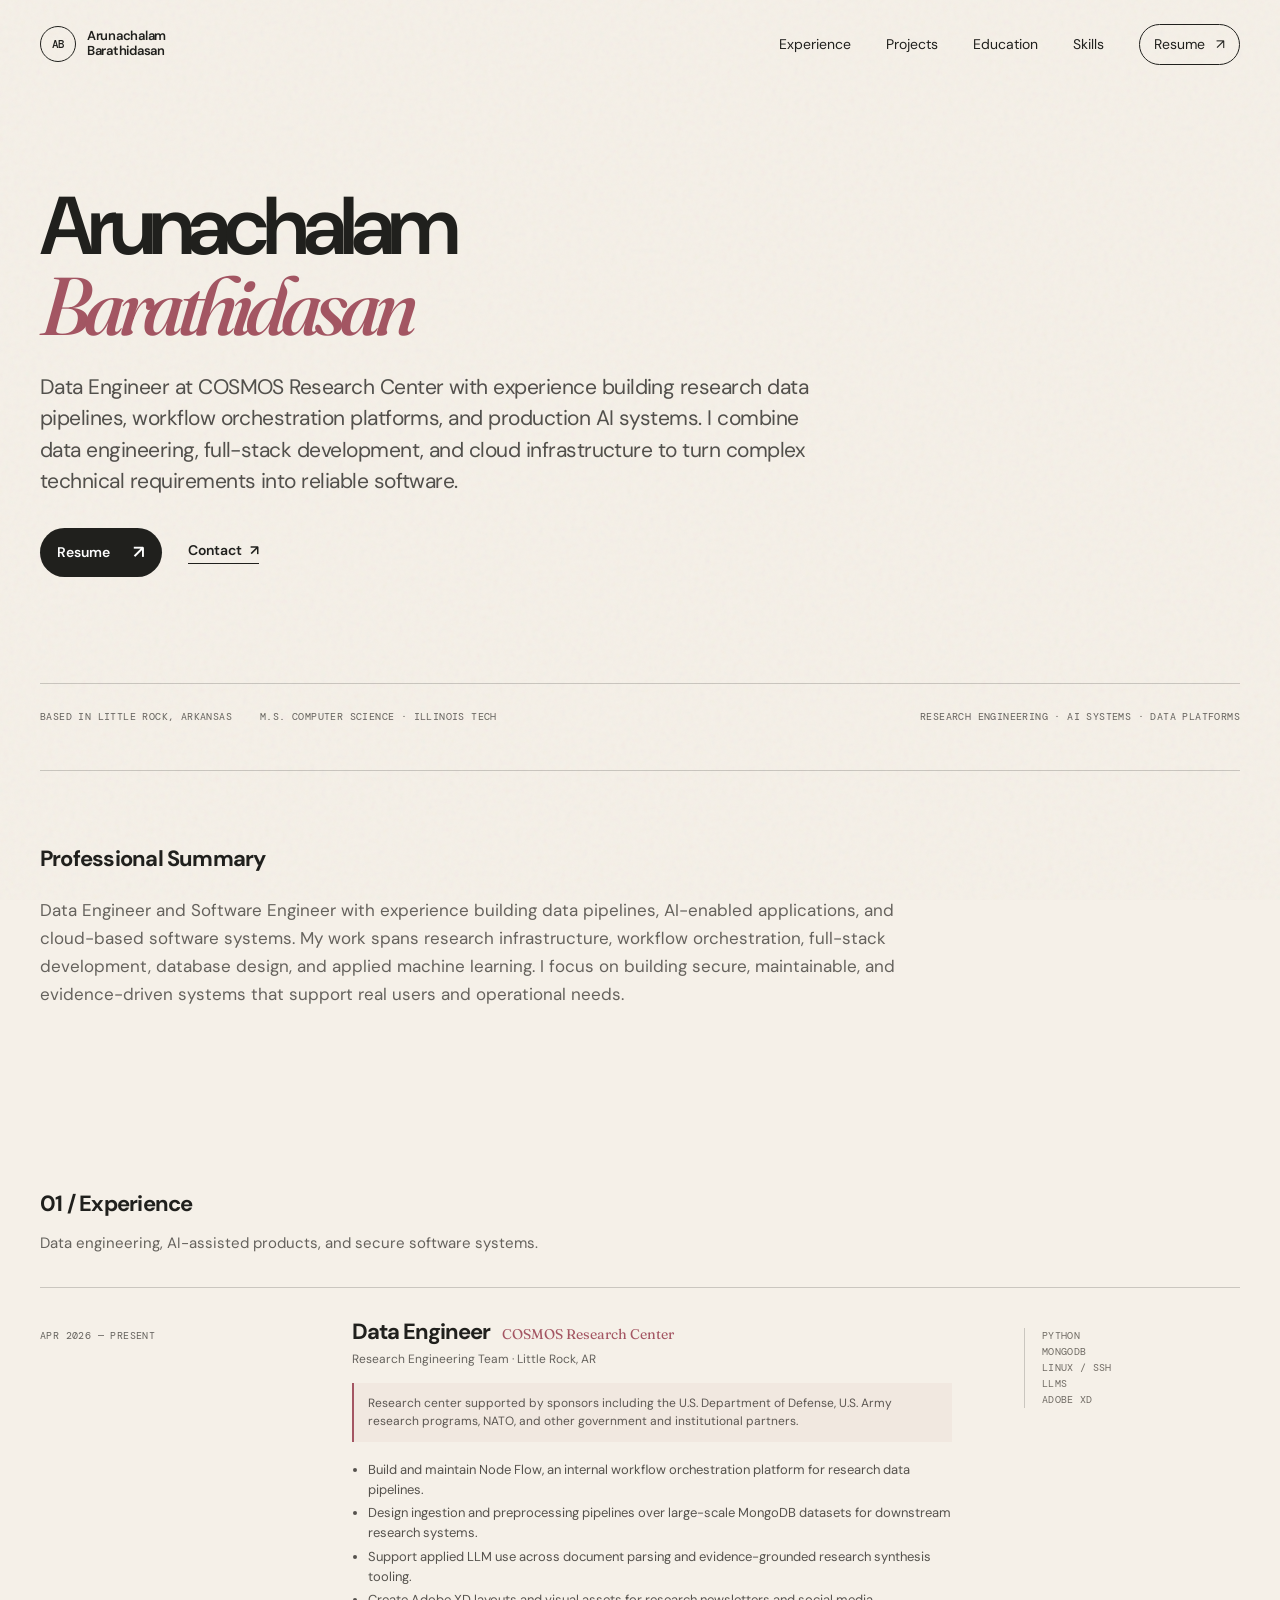
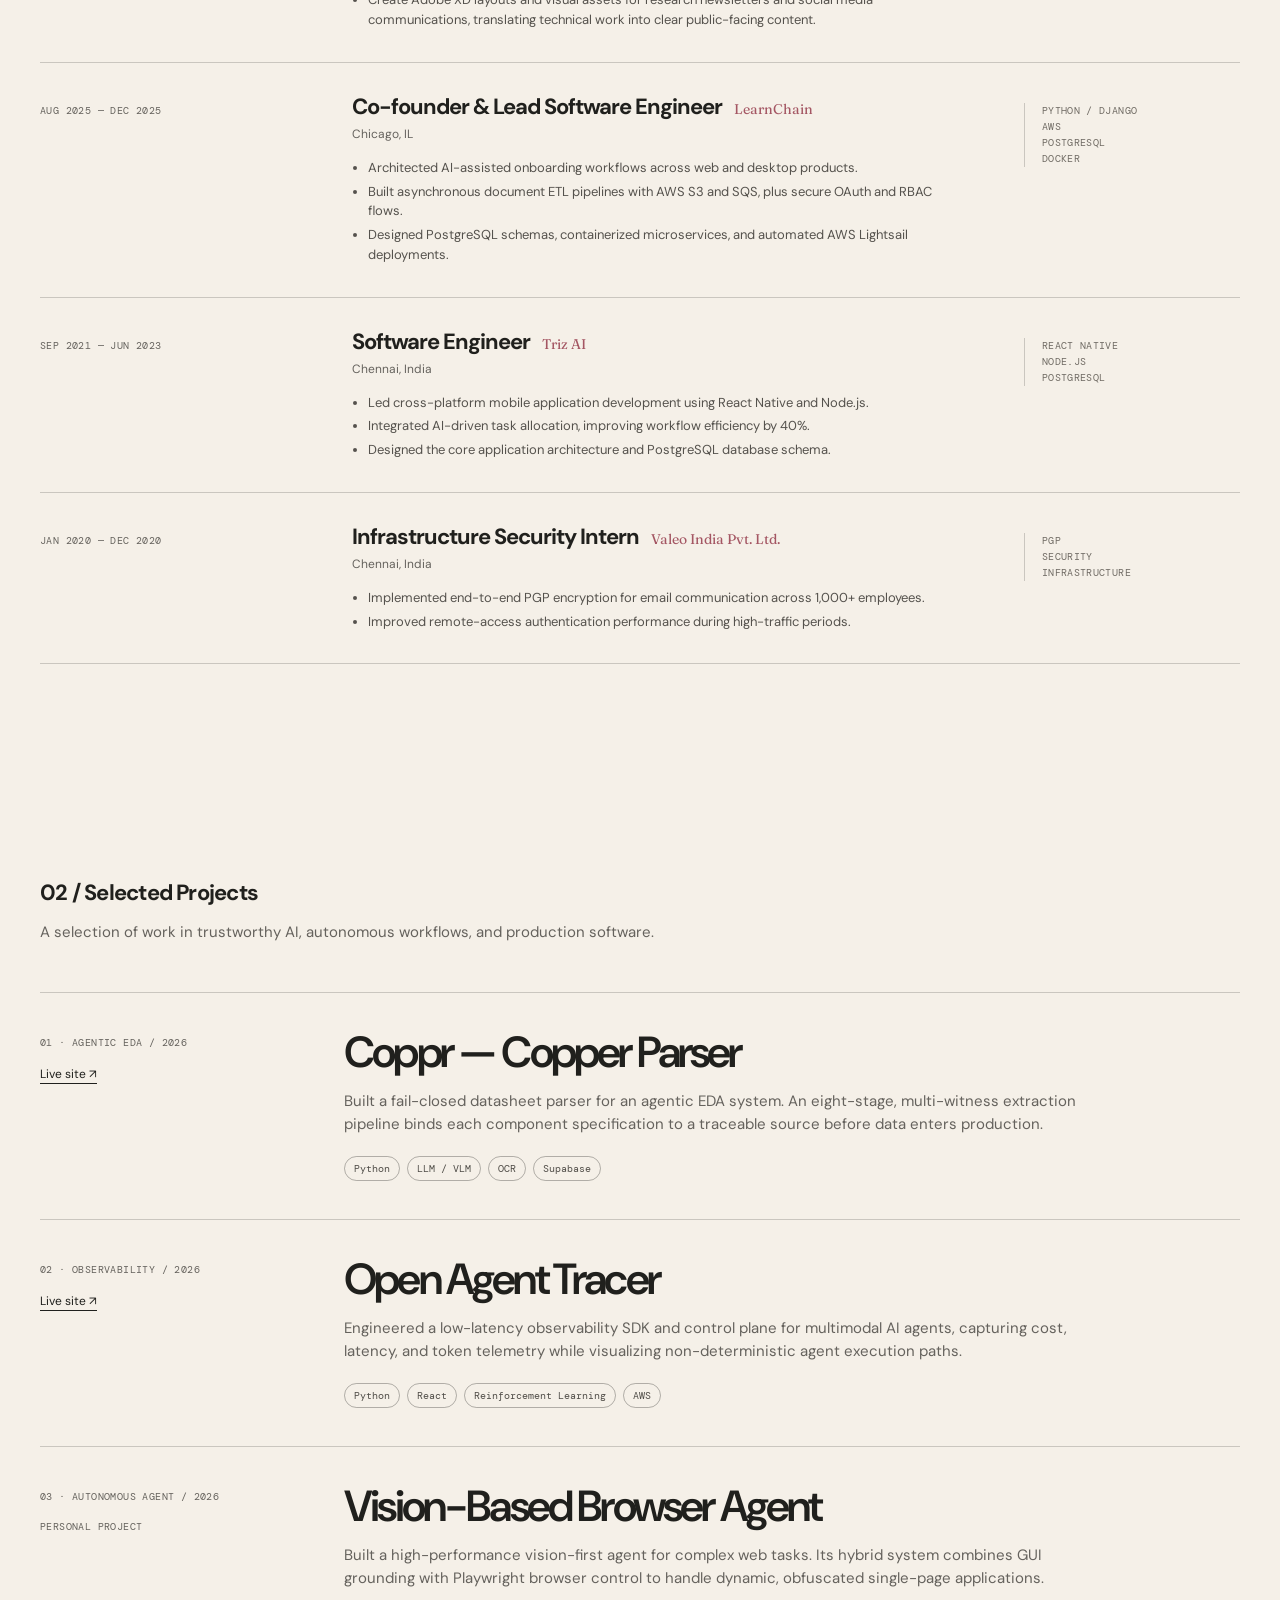
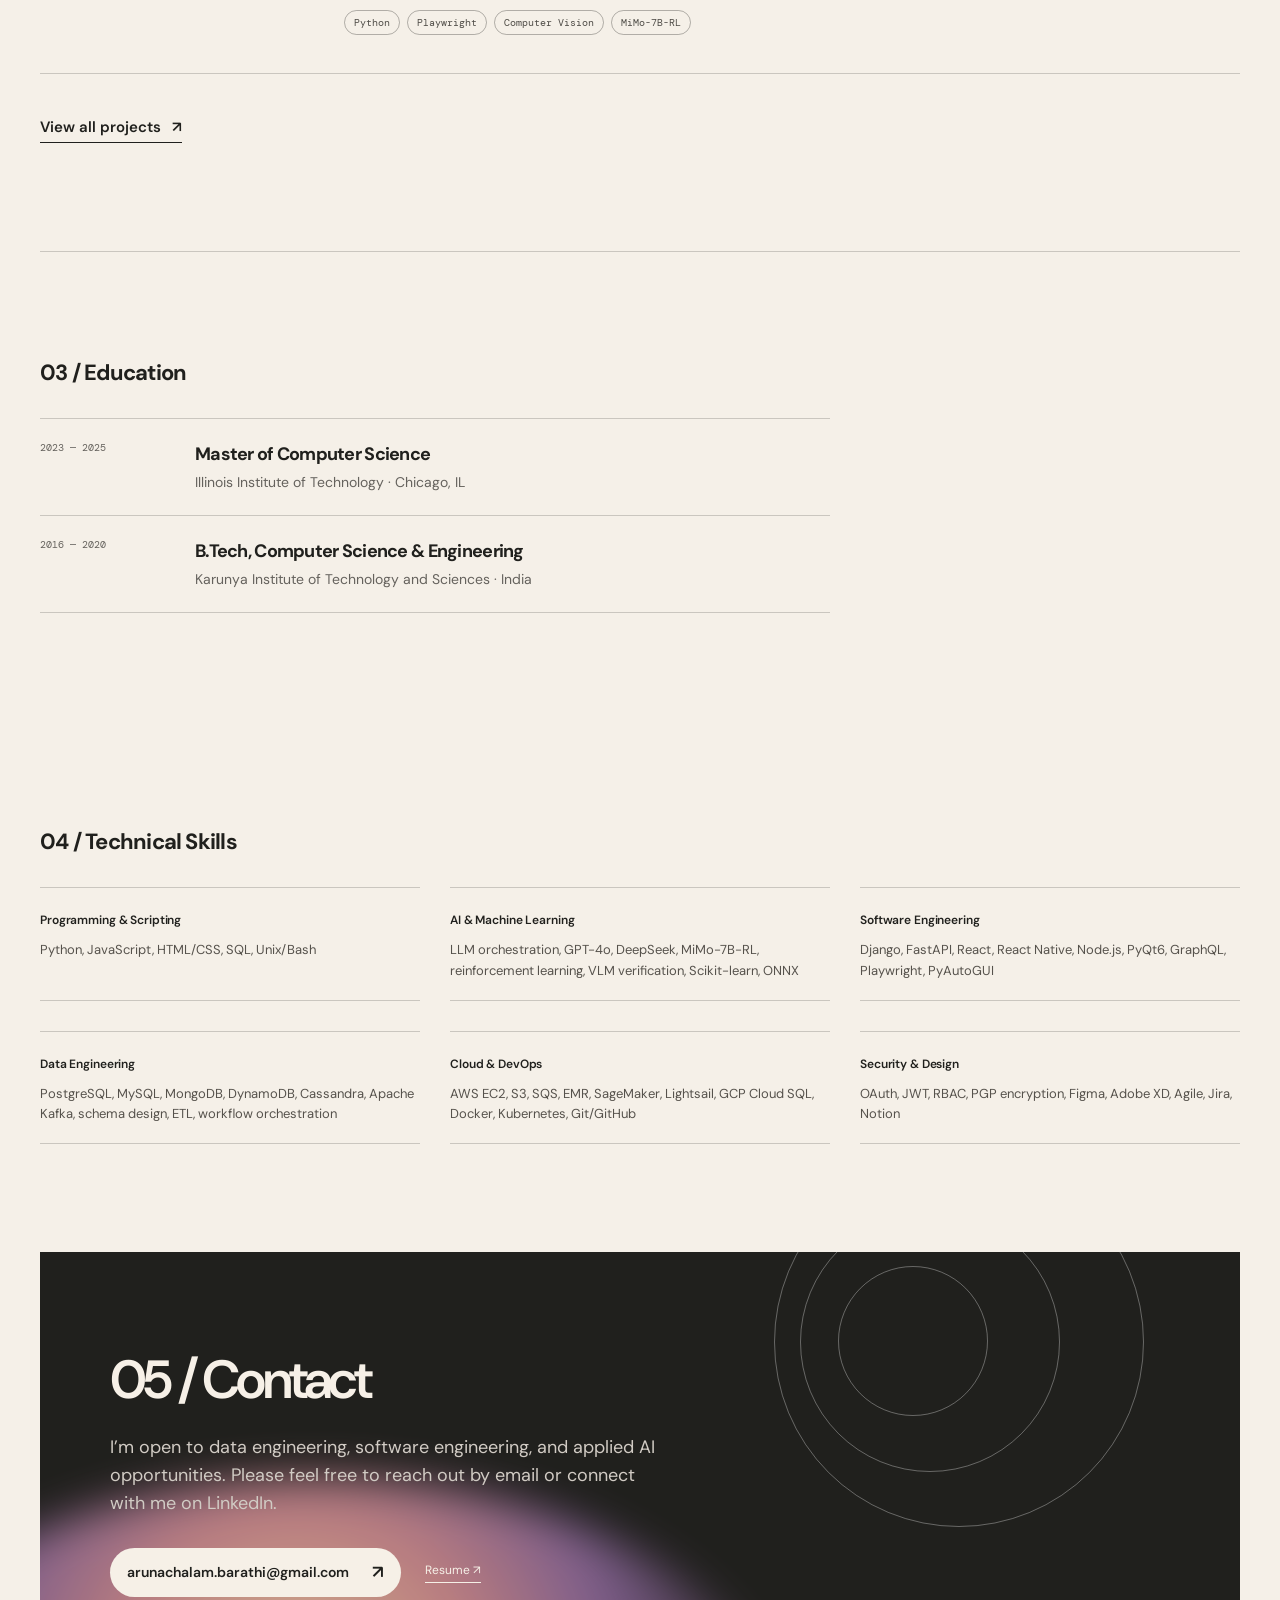
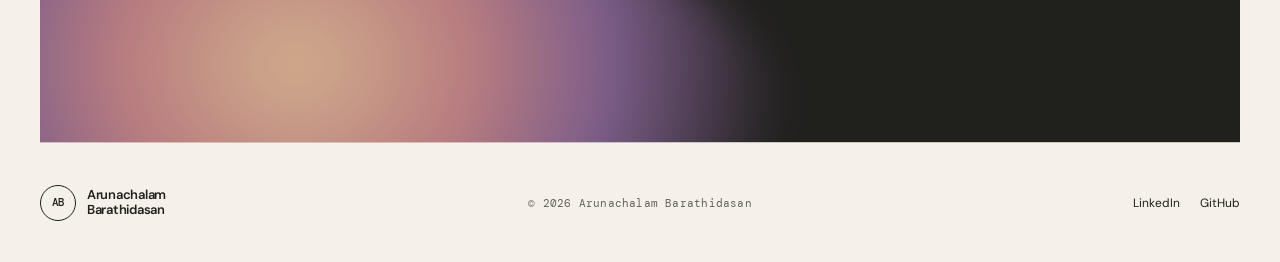
<file: index.html>
<!doctype html>
<html lang="en">
  <head>
    <meta charset="UTF-8" />
    <meta name="viewport" content="width=device-width, initial-scale=1.0" />
    <meta name="description" content="Arunachalam Barathidasan — Data Engineer and Software Engineer specializing in reliable AI systems and research infrastructure." />
    <meta name="theme-color" content="#f5f0e8" />
    <title>Arunachalam Barathidasan — Data & Software Engineer</title>
    <link rel="preconnect" href="https://fonts.googleapis.com" />
    <link rel="preconnect" href="https://fonts.gstatic.com" crossorigin />
    <link href="https://fonts.googleapis.com/css2?family=DM+Mono:wght@400;500&family=DM+Sans:opsz,wght@9..40,400;9..40,500;9..40,600;9..40,700&family=Fraunces:opsz,wght@9..144,500;9..144,600&display=swap" rel="stylesheet" />
    <link rel="stylesheet" href="styles.css" />
    <link rel="stylesheet" href="enhancements.css" />
    <link rel="stylesheet" href="portfolio-refined.css" />
  </head>
  <body>
    <div class="page-noise" aria-hidden="true"></div>
    <header class="site-header">
      <a class="brand" href="#top" aria-label="Arunachalam Barathidasan, home"><span class="brand-mark">AB</span><span>Arunachalam<br />Barathidasan</span></a>
      <button class="menu-toggle" type="button" aria-expanded="false" aria-controls="site-nav"><span></span><span></span><span></span><span class="sr-only">Toggle menu</span></button>
      <nav id="site-nav" class="site-nav" aria-label="Main navigation">
        <a href="#experience">Experience</a><a href="projects.html">Projects</a><a href="#education">Education</a><a href="#skills">Skills</a>
        <a class="nav-resume" href="assets/Arunachalam_Barathidasan_Resume.pdf" target="_blank" rel="noreferrer">Resume <span>↗</span></a>
      </nav>
    </header>

    <main id="top">
      <section class="hero section-shell professional-hero">
        <div class="hero-copy">
          <h1>Arunachalam<br /><em>Barathidasan</em></h1>
          <p class="hero-intro">Data Engineer at COSMOS Research Center with experience building research data pipelines, workflow orchestration platforms, and production AI systems. I combine data engineering, full-stack development, and cloud infrastructure to turn complex technical requirements into reliable software.</p>
          <div class="hero-actions"><a class="button button-dark" href="assets/Arunachalam_Barathidasan_Resume.pdf" target="_blank" rel="noreferrer">Resume <span>↗</span></a><a class="text-link" href="mailto:arunachalam.barathi@gmail.com">Contact <span>↗</span></a></div>
        </div>
        <div class="hero-meta"><span>Based in Little Rock, Arkansas</span><span>M.S. Computer Science · Illinois Tech</span><span>Research Engineering · AI Systems · Data Platforms</span></div>
      </section>

      <section class="summary section-shell">
        <h2 class="section-title reveal">Professional Summary</h2>
        <div class="summary-copy reveal"><p>Data Engineer and Software Engineer with experience building data pipelines, AI-enabled applications, and cloud-based software systems. My work spans research infrastructure, workflow orchestration, full-stack development, database design, and applied machine learning. I focus on building secure, maintainable, and evidence-driven systems that support real users and operational needs.</p></div>
      </section>

      <section id="experience" class="experience section-shell">
        <div class="resume-heading reveal"><h2 class="section-title">01 / Experience</h2><p>Data engineering, AI-assisted products, and secure software systems.</p></div>
        <div class="experience-list detailed-experience">
          <article class="experience-item reveal"><div class="experience-period">Apr 2026 — Present</div><div class="experience-main"><div class="role-line"><h3>Data Engineer</h3><span>COSMOS Research Center</span></div><p>Research Engineering Team · Little Rock, AR</p><p class="organization-note">Research center supported by sponsors including the U.S. Department of Defense, U.S. Army research programs, NATO, and other government and institutional partners.</p><ul><li>Build and maintain Node Flow, an internal workflow orchestration platform for research data pipelines.</li><li>Design ingestion and preprocessing pipelines over large-scale MongoDB datasets for downstream research systems.</li><li>Support applied LLM use across document parsing and evidence-grounded research synthesis tooling.</li><li>Create Adobe XD layouts and visual assets for research newsletters and social media communications, translating technical work into clear public-facing content.</li></ul></div><div class="experience-stack">Python<br />MongoDB<br />Linux / SSH<br />LLMs<br />Adobe XD</div></article>
          <article class="experience-item reveal"><div class="experience-period">Aug 2025 — Dec 2025</div><div class="experience-main"><div class="role-line"><h3>Co-founder &amp; Lead Software Engineer</h3><span>LearnChain</span></div><p>Chicago, IL</p><ul><li>Architected AI-assisted onboarding workflows across web and desktop products.</li><li>Built asynchronous document ETL pipelines with AWS S3 and SQS, plus secure OAuth and RBAC flows.</li><li>Designed PostgreSQL schemas, containerized microservices, and automated AWS Lightsail deployments.</li></ul></div><div class="experience-stack">Python / Django<br />AWS<br />PostgreSQL<br />Docker</div></article>
          <article class="experience-item reveal"><div class="experience-period">Sep 2021 — Jun 2023</div><div class="experience-main"><div class="role-line"><h3>Software Engineer</h3><span>Triz AI</span></div><p>Chennai, India</p><ul><li>Led cross-platform mobile application development using React Native and Node.js.</li><li>Integrated AI-driven task allocation, improving workflow efficiency by 40%.</li><li>Designed the core application architecture and PostgreSQL database schema.</li></ul></div><div class="experience-stack">React Native<br />Node.js<br />PostgreSQL</div></article>
          <article class="experience-item reveal"><div class="experience-period">Jan 2020 — Dec 2020</div><div class="experience-main"><div class="role-line"><h3>Infrastructure Security Intern</h3><span>Valeo India Pvt. Ltd.</span></div><p>Chennai, India</p><ul><li>Implemented end-to-end PGP encryption for email communication across 1,000+ employees.</li><li>Improved remote-access authentication performance during high-traffic periods.</li></ul></div><div class="experience-stack">PGP<br />Security<br />Infrastructure</div></article>
        </div>
      </section>

      <section id="projects" class="work section-shell">
        <div class="resume-heading reveal"><h2 class="section-title">02 / Selected Projects</h2><p>A selection of work in trustworthy AI, autonomous workflows, and production software.</p></div>
        <div class="project-list selected-project-list">
          <article class="project reveal"><div class="project-content"><div class="project-label"><span>01 · Agentic EDA / 2026</span><a href="https://copprlab.com" target="_blank" rel="noreferrer">Live site ↗</a></div><h3>Coppr — Copper Parser</h3><p>Built a fail-closed datasheet parser for an agentic EDA system. An eight-stage, multi-witness extraction pipeline binds each component specification to a traceable source before data enters production.</p><ul class="tags"><li>Python</li><li>LLM / VLM</li><li>OCR</li><li>Supabase</li></ul></div></article>
          <article class="project reveal"><div class="project-content"><div class="project-label"><span>02 · Observability / 2026</span><a href="https://oat.thelearnchain.com/" target="_blank" rel="noreferrer">Live site ↗</a></div><h3>Open Agent Tracer</h3><p>Engineered a low-latency observability SDK and control plane for multimodal AI agents, capturing cost, latency, and token telemetry while visualizing non-deterministic agent execution paths.</p><ul class="tags"><li>Python</li><li>React</li><li>Reinforcement Learning</li><li>AWS</li></ul></div></article>
          <article class="project reveal"><div class="project-content"><div class="project-label"><span>03 · Autonomous agent / 2026</span><span>Personal project</span></div><h3>Vision-Based Browser Agent</h3><p>Built a high-performance vision-first agent for complex web tasks. Its hybrid system combines GUI grounding with Playwright browser control to handle dynamic, obfuscated single-page applications.</p><ul class="tags"><li>Python</li><li>Playwright</li><li>Computer Vision</li><li>MiMo-7B-RL</li></ul></div></article>
        </div>
        <a class="all-projects-link reveal" href="projects.html">View all projects <span>↗</span></a>
      </section>

      <section id="education" class="background section-shell">
        <div class="resume-heading reveal"><h2 class="section-title">03 / Education</h2></div>
        <div class="education-list reveal"><article><span>2023 — 2025</span><div><h3>Master of Computer Science</h3><p>Illinois Institute of Technology · Chicago, IL</p></div></article><article><span>2016 — 2020</span><div><h3>B.Tech, Computer Science &amp; Engineering</h3><p>Karunya Institute of Technology and Sciences · India</p></div></article></div>
      </section>

      <section id="skills" class="skills-section section-shell">
        <div class="resume-heading reveal"><h2 class="section-title">04 / Technical Skills</h2></div>
        <div class="skills-list reveal"><div><span>Programming &amp; Scripting</span><p>Python, JavaScript, HTML/CSS, SQL, Unix/Bash</p></div><div><span>AI &amp; Machine Learning</span><p>LLM orchestration, GPT-4o, DeepSeek, MiMo-7B-RL, reinforcement learning, VLM verification, Scikit-learn, ONNX</p></div><div><span>Software Engineering</span><p>Django, FastAPI, React, React Native, Node.js, PyQt6, GraphQL, Playwright, PyAutoGUI</p></div><div><span>Data Engineering</span><p>PostgreSQL, MySQL, MongoDB, DynamoDB, Cassandra, Apache Kafka, schema design, ETL, workflow orchestration</p></div><div><span>Cloud &amp; DevOps</span><p>AWS EC2, S3, SQS, EMR, SageMaker, Lightsail, GCP Cloud SQL, Docker, Kubernetes, Git/GitHub</p></div><div><span>Security &amp; Design</span><p>OAuth, JWT, RBAC, PGP encryption, Figma, Adobe XD, Agile, Jira, Notion</p></div></div>
      </section>

      <section id="contact" class="contact section-shell"><div class="contact-art" aria-hidden="true"><span></span><span></span><span></span></div><div class="contact-copy reveal"><h2 class="section-title">05 / Contact</h2><p>I’m open to data engineering, software engineering, and applied AI opportunities. Please feel free to reach out by email or connect with me on LinkedIn.</p><div class="contact-actions"><a class="button button-light" href="mailto:arunachalam.barathi@gmail.com">arunachalam.barathi@gmail.com <span>↗</span></a><a class="contact-resume" href="assets/Arunachalam_Barathidasan_Resume.pdf" target="_blank" rel="noreferrer">Resume ↗</a></div></div></section>
    </main>
    <footer class="site-footer section-shell"><a class="brand" href="#top"><span class="brand-mark">AB</span><span>Arunachalam<br />Barathidasan</span></a><p>© <span id="year"></span> Arunachalam Barathidasan</p><div><a href="https://www.linkedin.com/in/arunachalam-barathidasan-086873190/" target="_blank" rel="noreferrer">LinkedIn</a><a href="https://github.com/Arlm12" target="_blank" rel="noreferrer">GitHub</a></div></footer>
    <script src="script.js"></script>
  </body>
</html>
</file>
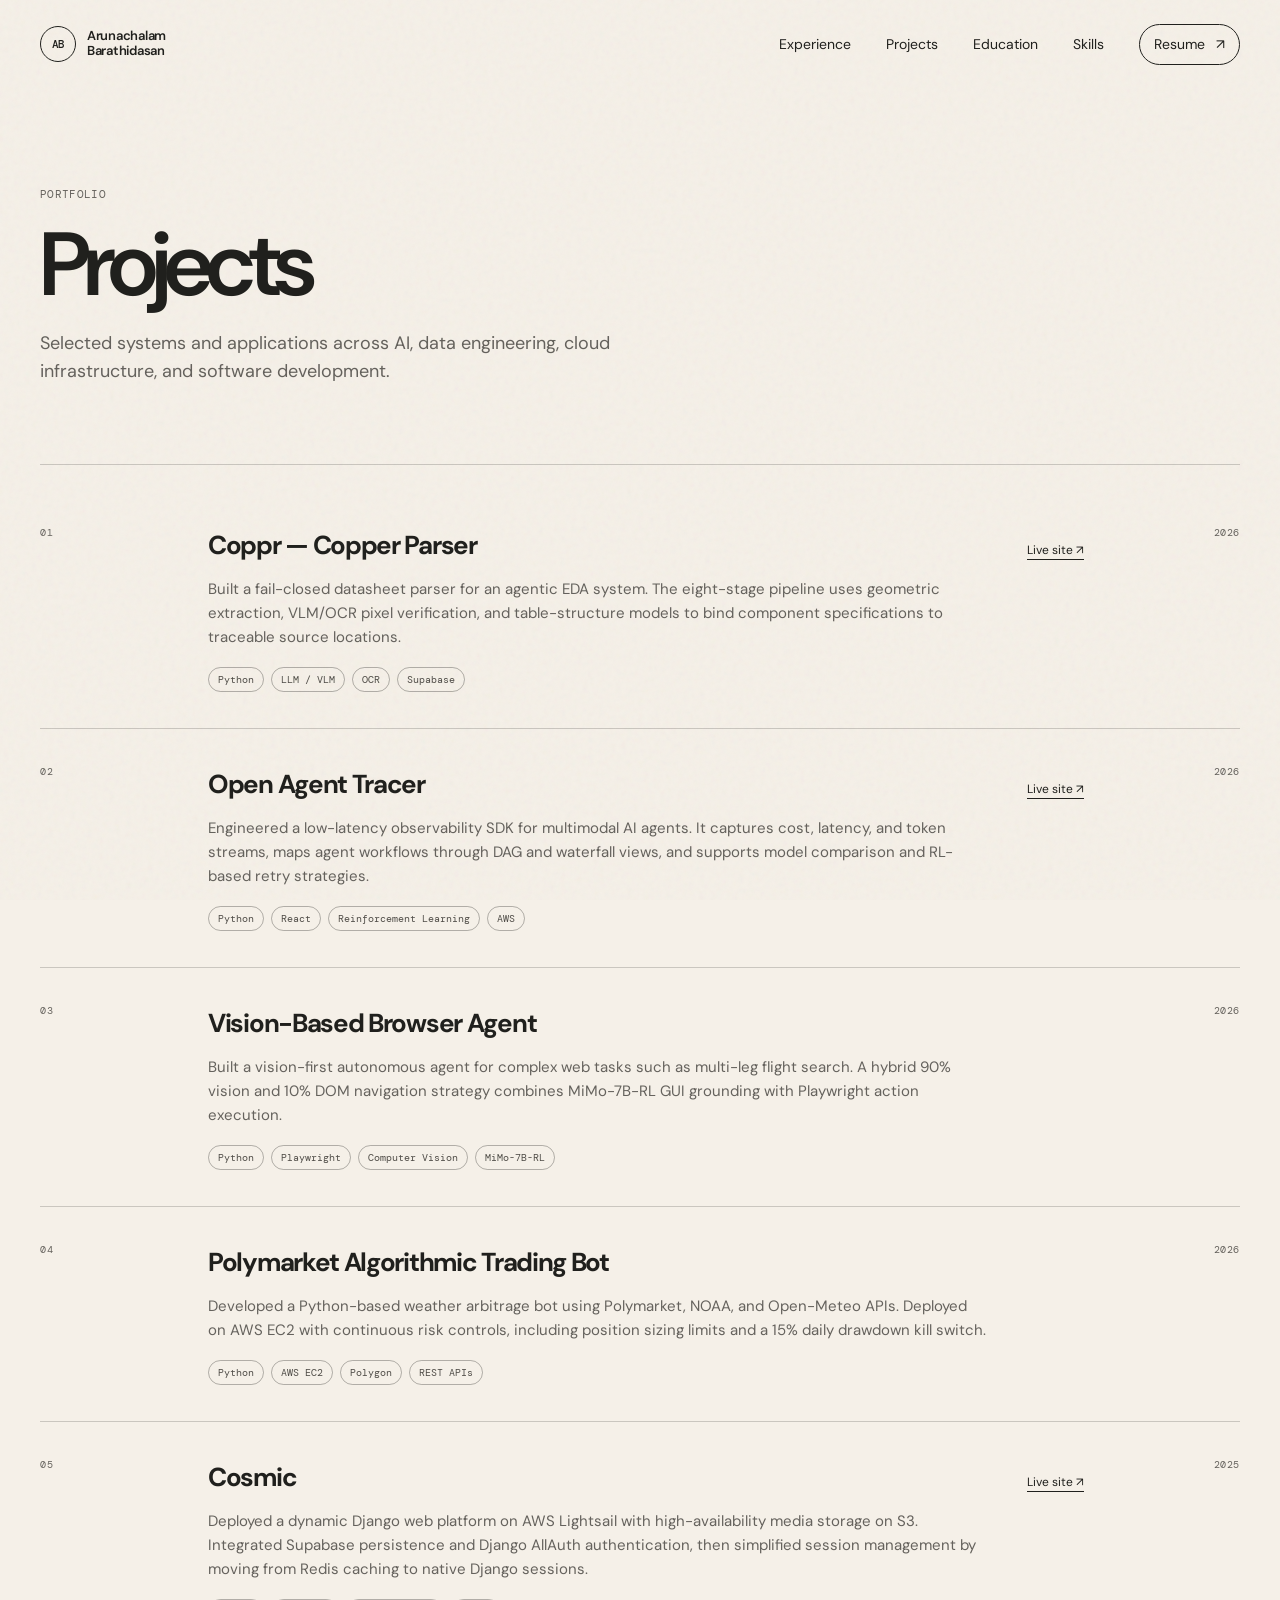
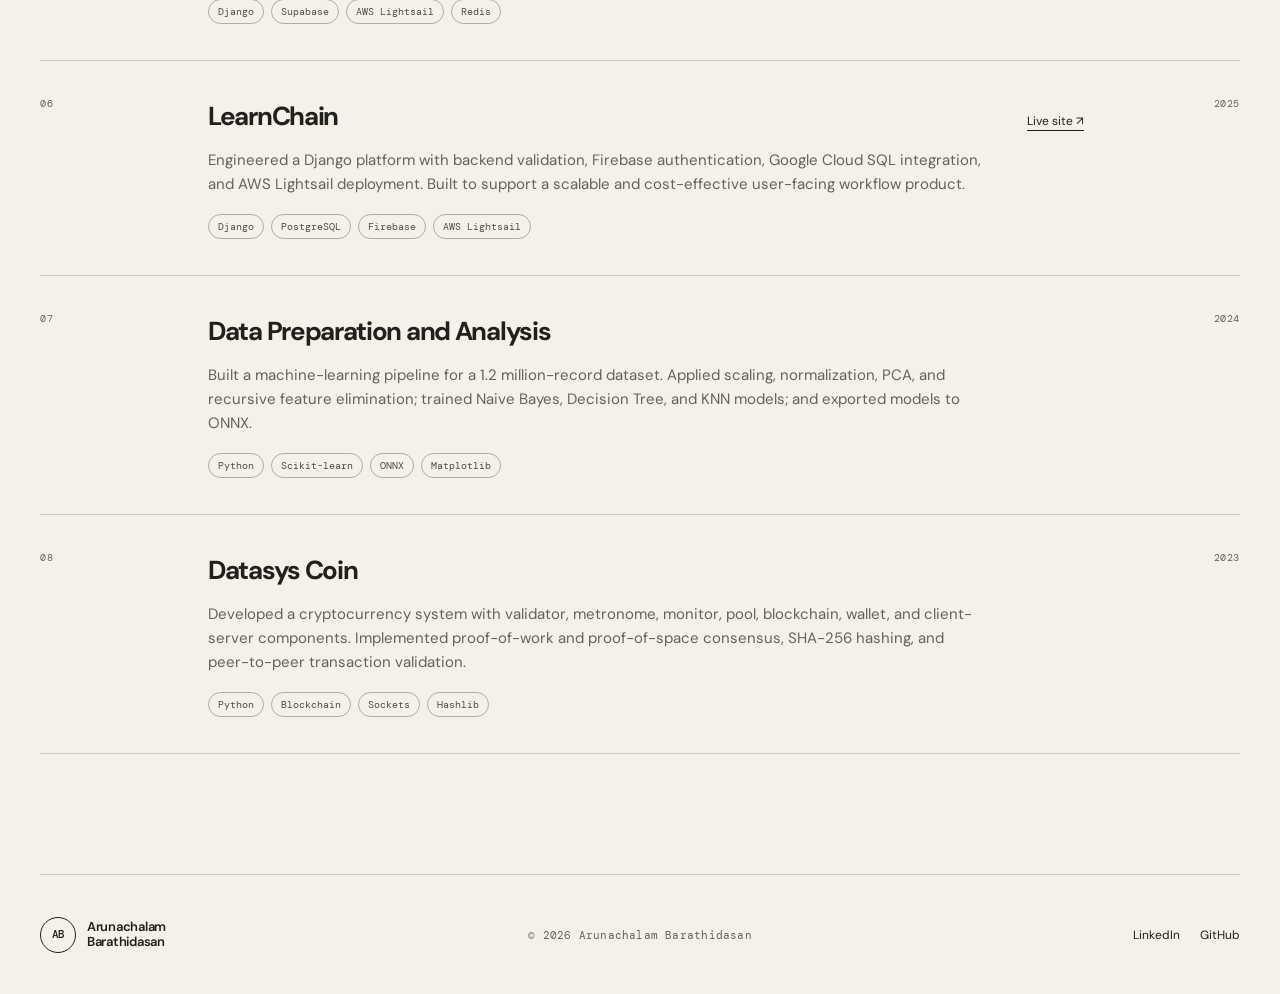
<file: projects.html>
<!doctype html>
<html lang="en">
  <head>
    <meta charset="UTF-8" />
    <meta name="viewport" content="width=device-width, initial-scale=1.0" />
    <meta name="description" content="Selected engineering projects by Arunachalam Barathidasan." />
    <meta name="theme-color" content="#f5f0e8" />
    <title>Projects — Arunachalam Barathidasan</title>
    <link rel="preconnect" href="https://fonts.googleapis.com" />
    <link rel="preconnect" href="https://fonts.gstatic.com" crossorigin />
    <link href="https://fonts.googleapis.com/css2?family=DM+Mono:wght@400;500&family=DM+Sans:opsz,wght@9..40,400;9..40,500;9..40,600;9..40,700&family=Fraunces:opsz,wght@9..144,500;9..144,600&display=swap" rel="stylesheet" />
    <link rel="stylesheet" href="styles.css" />
    <link rel="stylesheet" href="enhancements.css" />
    <link rel="stylesheet" href="portfolio-refined.css" />
  </head>
  <body>
    <div class="page-noise" aria-hidden="true"></div>
    <header class="site-header">
      <a class="brand" href="index.html#top" aria-label="Arunachalam Barathidasan, home"><span class="brand-mark">AB</span><span>Arunachalam<br />Barathidasan</span></a>
      <button class="menu-toggle" type="button" aria-expanded="false" aria-controls="site-nav"><span></span><span></span><span></span><span class="sr-only">Toggle menu</span></button>
      <nav id="site-nav" class="site-nav" aria-label="Main navigation"><a href="index.html#experience">Experience</a><a href="projects.html" aria-current="page">Projects</a><a href="index.html#education">Education</a><a href="index.html#skills">Skills</a><a class="nav-resume" href="assets/Arunachalam_Barathidasan_Resume.pdf" target="_blank" rel="noreferrer">Resume <span>↗</span></a></nav>
    </header>
    <main>
      <section class="projects-hero section-shell">
        <p class="eyebrow">Portfolio</p>
        <h1>Projects</h1>
        <p>Selected systems and applications across AI, data engineering, cloud infrastructure, and software development.</p>
      </section>
      <section class="projects-index section-shell" aria-label="Project index">
        <article class="project-entry"><div class="entry-number">01</div><div class="entry-main"><div class="entry-top"><h2>Coppr — Copper Parser</h2><a href="https://copprlab.com" target="_blank" rel="noreferrer">Live site ↗</a></div><p>Built a fail-closed datasheet parser for an agentic EDA system. The eight-stage pipeline uses geometric extraction, VLM/OCR pixel verification, and table-structure models to bind component specifications to traceable source locations.</p><ul class="tags"><li>Python</li><li>LLM / VLM</li><li>OCR</li><li>Supabase</li></ul></div><div class="entry-date">2026</div></article>
        <article class="project-entry"><div class="entry-number">02</div><div class="entry-main"><div class="entry-top"><h2>Open Agent Tracer</h2><a href="https://oat.thelearnchain.com/" target="_blank" rel="noreferrer">Live site ↗</a></div><p>Engineered a low-latency observability SDK for multimodal AI agents. It captures cost, latency, and token streams, maps agent workflows through DAG and waterfall views, and supports model comparison and RL-based retry strategies.</p><ul class="tags"><li>Python</li><li>React</li><li>Reinforcement Learning</li><li>AWS</li></ul></div><div class="entry-date">2026</div></article>
        <article class="project-entry"><div class="entry-number">03</div><div class="entry-main"><div class="entry-top"><h2>Vision-Based Browser Agent</h2></div><p>Built a vision-first autonomous agent for complex web tasks such as multi-leg flight search. A hybrid 90% vision and 10% DOM navigation strategy combines MiMo-7B-RL GUI grounding with Playwright action execution.</p><ul class="tags"><li>Python</li><li>Playwright</li><li>Computer Vision</li><li>MiMo-7B-RL</li></ul></div><div class="entry-date">2026</div></article>
        <article class="project-entry"><div class="entry-number">04</div><div class="entry-main"><div class="entry-top"><h2>Polymarket Algorithmic Trading Bot</h2></div><p>Developed a Python-based weather arbitrage bot using Polymarket, NOAA, and Open-Meteo APIs. Deployed on AWS EC2 with continuous risk controls, including position sizing limits and a 15% daily drawdown kill switch.</p><ul class="tags"><li>Python</li><li>AWS EC2</li><li>Polygon</li><li>REST APIs</li></ul></div><div class="entry-date">2026</div></article>
        <article class="project-entry"><div class="entry-number">05</div><div class="entry-main"><div class="entry-top"><h2>Cosmic</h2><a href="https://cosmic.thelearnchain.com" target="_blank" rel="noreferrer">Live site ↗</a></div><p>Deployed a dynamic Django web platform on AWS Lightsail with high-availability media storage on S3. Integrated Supabase persistence and Django AllAuth authentication, then simplified session management by moving from Redis caching to native Django sessions.</p><ul class="tags"><li>Django</li><li>Supabase</li><li>AWS Lightsail</li><li>Redis</li></ul></div><div class="entry-date">2025</div></article>
        <article class="project-entry"><div class="entry-number">06</div><div class="entry-main"><div class="entry-top"><h2>LearnChain</h2><a href="https://thelearnchain.com" target="_blank" rel="noreferrer">Live site ↗</a></div><p>Engineered a Django platform with backend validation, Firebase authentication, Google Cloud SQL integration, and AWS Lightsail deployment. Built to support a scalable and cost-effective user-facing workflow product.</p><ul class="tags"><li>Django</li><li>PostgreSQL</li><li>Firebase</li><li>AWS Lightsail</li></ul></div><div class="entry-date">2025</div></article>
        <article class="project-entry"><div class="entry-number">07</div><div class="entry-main"><div class="entry-top"><h2>Data Preparation and Analysis</h2></div><p>Built a machine-learning pipeline for a 1.2 million-record dataset. Applied scaling, normalization, PCA, and recursive feature elimination; trained Naive Bayes, Decision Tree, and KNN models; and exported models to ONNX.</p><ul class="tags"><li>Python</li><li>Scikit-learn</li><li>ONNX</li><li>Matplotlib</li></ul></div><div class="entry-date">2024</div></article>
        <article class="project-entry"><div class="entry-number">08</div><div class="entry-main"><div class="entry-top"><h2>Datasys Coin</h2></div><p>Developed a cryptocurrency system with validator, metronome, monitor, pool, blockchain, wallet, and client-server components. Implemented proof-of-work and proof-of-space consensus, SHA-256 hashing, and peer-to-peer transaction validation.</p><ul class="tags"><li>Python</li><li>Blockchain</li><li>Sockets</li><li>Hashlib</li></ul></div><div class="entry-date">2023</div></article>
      </section>
    </main>
    <footer class="site-footer section-shell"><a class="brand" href="index.html#top"><span class="brand-mark">AB</span><span>Arunachalam<br />Barathidasan</span></a><p>© <span id="year"></span> Arunachalam Barathidasan</p><div><a href="https://www.linkedin.com/in/arunachalam-barathidasan-086873190/" target="_blank" rel="noreferrer">LinkedIn</a><a href="https://github.com/Arlm12" target="_blank" rel="noreferrer">GitHub</a></div></footer>
    <script src="script.js"></script>
  </body>
</html>
</file>
<file: styles.css>
:root{--ink:#20201d;--muted:#65625d;--paper:#f5f0e8;--line:rgba(32,32,29,.2);--rose:#e7a9ae;--lilac:#a99ee4;--gold:#e3bc71;--mono:"DM Mono",monospace;--sans:"DM Sans",Arial,sans-serif;--serif:"Fraunces",Georgia,serif}*{box-sizing:border-box}html{scroll-behavior:smooth}body{margin:0;background:var(--paper);color:var(--ink);font-family:var(--sans);font-size:16px;line-height:1.5}.page-noise{pointer-events:none;position:fixed;inset:0;z-index:10;opacity:.055;background-image:url("data:image/svg+xml,%3Csvg viewBox='0 0 180 180' xmlns='http://www.w3.org/2000/svg'%3E%3Cfilter id='n'%3E%3CfeTurbulence type='fractalNoise' baseFrequency='.9' numOctaves='4' stitchTiles='stitch'/%3E%3C/filter%3E%3Crect width='100%25' height='100%25' filter='url(%23n)' opacity='.9'/%3E%3C/svg%3E");mix-blend-mode:multiply}.section-shell{width:min(1280px,calc(100% - 80px));margin-inline:auto}.site-header{width:min(1360px,calc(100% - 80px));margin:0 auto;height:104px;display:flex;align-items:center;justify-content:space-between;position:relative;z-index:11}.brand{color:var(--ink);display:flex;gap:11px;align-items:center;text-decoration:none;font-weight:600;font-size:13px;line-height:1.12;letter-spacing:-.02em}.brand-mark{display:grid;place-items:center;width:36px;height:36px;border:1.5px solid var(--ink);border-radius:50%;font-family:var(--mono);font-size:11px;font-weight:500;letter-spacing:-1px}.site-nav{display:flex;align-items:center;gap:35px;font-size:14px}.site-nav a{color:var(--ink);text-decoration:none}.site-nav>a:not(.nav-resume):hover,.site-footer a:hover,.text-link:hover{color:#8e525a}.nav-resume{border:1px solid var(--ink);padding:9px 14px;border-radius:999px}.nav-resume span{padding-left:7px}.menu-toggle{display:none}.hero{min-height:calc(100svh - 104px);padding:78px 0 54px;display:grid;grid-template-columns:1.02fr .98fr;grid-template-rows:1fr auto;column-gap:9%;position:relative}.hero-copy{align-self:center;max-width:600px;padding-bottom:38px}.eyebrow{font-family:var(--mono);font-size:11px;letter-spacing:.03em;text-transform:uppercase;margin:0;color:var(--muted)}.status-dot{display:inline-block;width:7px;height:7px;border-radius:50%;background:#679c79;vertical-align:1px;margin-right:6px;box-shadow:0 0 0 3px rgba(103,156,121,.15)}h1,h2,h3,p{margin-top:0}h1{font-size:clamp(3.35rem,6vw,6.4rem);line-height:.98;letter-spacing:-.075em;font-weight:600;margin:26px 0 27px}h1 em,h2 em{font-family:var(--serif);font-weight:500;letter-spacing:-.08em}h1 em{color:#a45663}.hero-intro{font-size:20px;line-height:1.45;letter-spacing:-.025em;color:#52504c;max-width:520px;margin-bottom:33px}.hero-actions{display:flex;gap:26px;align-items:center}.button{display:inline-flex;align-items:center;gap:23px;justify-content:space-between;border-radius:999px;padding:14px 17px;text-decoration:none;font-size:14px;font-weight:600;transition:transform .25s,background .25s}.button:hover{transform:translateY(-3px)}.button-dark{background:var(--ink);color:#fff}.button span{font-size:18px;line-height:1}.text-link{color:var(--ink);font-size:14px;font-weight:600;text-decoration:none;border-bottom:1px solid currentColor;padding-bottom:2px;transition:color .25s}.text-link span{padding-left:5px}.hero-art{min-height:530px;position:relative;overflow:hidden;align-self:center;border-radius:2px;background:linear-gradient(160deg,#f8ecdc 0%,#f4dadd 42%,#cfbce9 100%);box-shadow:inset 0 0 0 1px rgba(255,255,255,.35)}.hero-art:before{content:"";position:absolute;inset:0;background:radial-gradient(circle at 67% 16%,rgba(255,255,224,.9),transparent 20%),radial-gradient(circle at 10% 84%,#e28487 0,transparent 43%);opacity:.9}.sun{position:absolute;width:102px;aspect-ratio:1;border-radius:50%;background:#f5c49b;top:15%;right:21%;box-shadow:0 0 50px 21px rgba(245,196,155,.4)}.orb{position:absolute;border-radius:50%;filter:blur(2px)}.orb-one{width:60px;height:60px;background:#ddd1ff;right:8%;top:39%}.orb-two{width:24px;height:24px;background:#f5b8b7;left:17%;top:25%}.land{position:absolute;bottom:-9%;left:-8%;width:122%;height:62%;border-radius:47% 53% 0 0/66% 68% 0 0;transform:rotate(-7deg)}.land-back{background:linear-gradient(155deg,#b9a2e6,#8a78c7);bottom:20%;filter:blur(.2px)}.land-middle{background:linear-gradient(160deg,#e8b6c2 1%,#c58bc1 52%,#8774ba 95%);bottom:3%;left:10%;width:112%;transform:rotate(7deg);border-radius:43% 57% 0 0/75% 66% 0 0}.land-front{background:linear-gradient(145deg,#e27d87,#b36273 38%,#594e6f 92%);height:41%;bottom:-15%;left:-14%;width:129%;transform:rotate(-3deg)}.hero-coordinate{position:absolute;font-family:var(--mono);font-size:10px;letter-spacing:.1em}.coordinate-a{left:20px;top:20px}.coordinate-b{right:20px;bottom:20px}.hero-meta{grid-column:1/-1;display:flex;justify-content:space-between;padding-top:25px;border-top:1px solid var(--line);font-family:var(--mono);text-transform:uppercase;letter-spacing:.04em;font-size:10px;color:var(--muted)}.work{padding:150px 0}.section-heading{display:grid;grid-template-columns:25% 1fr 37%;gap:20px;align-items:start;margin-bottom:70px}.section-heading h2,.about h2,.contact h2{font-size:clamp(2.5rem,4.2vw,4.8rem);line-height:1.02;letter-spacing:-.07em;font-weight:600;margin:0}.section-heading h2 em,.about h2 em,.contact h2 em{color:#a45663}.section-heading>p:last-child{font-size:16px;color:var(--muted);margin:7px 0 0;max-width:320px}.project-list{display:grid;gap:118px}.project{display:grid;grid-template-columns:1.08fr .92fr;gap:7.6%;align-items:center}.project:nth-child(odd) .project-visual{order:2}.project:nth-child(odd) .project-content{order:1}.project-visual{height:443px;position:relative;overflow:hidden}.project-content{padding:20px 0}.project-label{display:flex;justify-content:space-between;gap:15px;font-family:var(--mono);font-size:10px;text-transform:uppercase;letter-spacing:.04em;color:var(--muted);margin-bottom:24px}.project-label a{color:var(--ink);text-decoration:none;border-bottom:1px solid var(--ink);font-family:var(--sans);text-transform:none;font-size:12px;letter-spacing:0}.project-content h3{font-size:clamp(2rem,3.2vw,3.5rem);line-height:1;letter-spacing:-.065em;font-weight:600;margin-bottom:19px}.project-content h3 span{color:#a45663;font-family:var(--serif);font-weight:400}.project-content>p{color:var(--muted);line-height:1.55;font-size:15px;max-width:465px;margin-bottom:24px}.tags{padding:0;margin:0;display:flex;flex-wrap:wrap;gap:7px;list-style:none}.tags li{border:1px solid rgba(32,32,29,.32);border-radius:999px;padding:4px 9px;font-size:10px;font-family:var(--mono);color:#4f4c47}.coppr-visual{background:#222623;color:#e8e6d9;padding:25px}.visual-topline{display:flex;justify-content:space-between;font:10px var(--mono);letter-spacing:.08em;text-transform:uppercase;color:#a9b09d}.spec-card{position:absolute;width:174px;min-height:110px;background:#e8e5d9;color:#222623;padding:14px;border-radius:2px;box-shadow:0 14px 20px rgba(0,0,0,.18)}.spec-card span{font:10px var(--mono);text-transform:uppercase;color:#75786e}.spec-card b{display:block;font-size:22px;letter-spacing:-.06em;margin-top:9px}.spec-card i{position:absolute;right:14px;bottom:14px;width:7px;height:7px;border-radius:50%;background:#8da779}.spec-card-one{top:112px;left:14%;transform:rotate(-5deg)}.spec-card-two{top:78px;right:14%;transform:rotate(7deg)}.spec-card-three{bottom:45px;left:37%;transform:rotate(-1deg)}.circuit-line{position:absolute;border:1px solid rgba(195,217,133,.65);border-left:0;border-bottom:0;border-radius:0 25px 0 0}.line-a{left:26%;top:195px;width:35%;height:70px}.line-b{left:49%;top:154px;width:29%;height:105px;transform:scaleX(-1)}.line-c{left:16%;bottom:75px;width:43%;height:80px}.visual-index{position:absolute;right:23px;bottom:18px;font:12px var(--mono);letter-spacing:.1em}.tracer-visual{background:#e9e1cf;border:1px solid rgba(32,32,29,.15);color:#292923}.tracer-title{position:absolute;top:27px;left:30px;font:500 17px var(--mono)}.flow-node{position:absolute;padding:8px 12px;border:1px solid currentColor;border-radius:999px;font:11px var(--mono);z-index:1}.start{top:121px;left:5%;color:#375c88;background:#d8e0ea}.llm{top:63px;left:37%;background:#e6b3b5;color:#7a424b}.tool{top:153px;left:65%;background:#e4d58b;color:#6f5d16}.output{top:121px;right:5%;background:#a6c7ae;color:#41644d}.tracer-visual svg{position:absolute;inset:0;width:100%;height:100%;fill:none;stroke:#504e46;stroke-width:1.5;stroke-dasharray:4 5}.tracer-visual svg circle{fill:#504e46;stroke:none}.latency{position:absolute;left:30px;bottom:28px;display:flex;gap:9px;align-items:baseline;font:10px var(--mono);text-transform:uppercase;color:#5f5c54}.latency b{font-size:16px;color:#292923}.browser-visual{background:#d4c7ed;border:1px solid rgba(32,32,29,.15);padding:17px}.browser-bar{height:37px;border:1px solid #403c4b;border-bottom:0;display:flex;align-items:center;padding:0 11px;gap:6px;font:10px var(--mono)}.browser-bar span{width:7px;height:7px;border-radius:50%;background:#403c4b}.browser-bar b{font-weight:400;margin-left:11px}.browser-body{height:calc(100% - 37px);background:#faf9f1;border:1px solid #403c4b;position:relative;padding:39px;color:#26232d}.browser-eyes{font-family:var(--serif);font-size:50px;letter-spacing:13px;line-height:1;color:#795d9e}.browser-body p{font:500 23px var(--serif);letter-spacing:-.05em;margin:18px 0}.scan-frame{border:2px solid #ef888d;width:51%;height:39%;position:absolute;right:15%;bottom:17%}.scan-frame:before,.scan-frame:after{content:"";position:absolute;width:16px;height:16px;border-color:#ef888d}.scan-frame:before{top:-6px;left:-6px;border-top:2px solid;border-left:2px solid}.scan-frame:after{bottom:-6px;right:-6px;border-bottom:2px solid;border-right:2px solid}.scan-label{position:absolute;right:16%;bottom:10%;font:9px var(--mono);text-transform:uppercase;color:#a45663}.about{padding:128px 0;border-top:1px solid var(--line);display:grid;grid-template-columns:25% 1fr;gap:9%}.arch-mark{display:block;margin-top:42px;font:80px var(--serif);color:#a45663;transform:rotate(-23deg)}.about-copy{max-width:790px}.about h2{margin-bottom:31px}.about-copy>p{font-size:18px;line-height:1.55;color:#595650;max-width:710px}.about-copy>p+p{margin-top:16px}.about-links{display:flex;gap:29px;margin-top:29px}.experience{padding:129px 0}.section-heading.compact{grid-template-columns:25% 1fr;margin-bottom:45px}.experience-list{border-top:1px solid var(--line)}.experience-item{display:grid;grid-template-columns:25% 1fr auto;gap:20px;border-bottom:1px solid var(--line);padding:24px 0 25px;align-items:baseline}.experience-period,.experience-place{font:10px var(--mono);letter-spacing:.04em;text-transform:uppercase;color:var(--muted)}.experience-item h3{font-size:20px;letter-spacing:-.035em;margin:0 0 3px}.experience-item p{font-size:14px;color:var(--muted);margin:0}.capabilities{padding:118px 0;background:#e9ded0;max-width:none;width:100%;padding-inline:max(40px,calc((100% - 1280px)/2))}.capability-grid{display:grid;grid-template-columns:repeat(3,1fr);gap:50px;margin-top:50px}.capability-grid>div{border-top:1px solid var(--line);padding-top:19px}.capability-grid h3{font-size:23px;letter-spacing:-.04em;margin-bottom:11px}.capability-grid p{font-size:15px;color:#5b554e;max-width:290px;margin:0}.contact{margin-top:0;min-height:590px;background:#20201d;color:#f6f0e7;position:relative;overflow:hidden;padding-top:112px;padding-bottom:100px}.contact:before{content:"";position:absolute;width:82%;height:127%;left:-18%;bottom:-73%;border-radius:50% 50% 0 0;background:radial-gradient(ellipse at 48% 30%,#e9c29c 0%,#cf8a8d 24%,#8b679a 43%,transparent 68%);filter:blur(22px);opacity:.88}.contact-copy{position:relative;z-index:1;max-width:690px}.contact .eyebrow{color:#c6c0b8}.contact h2{color:#fff;margin:23px 0}.contact h2 em{color:#e5b1b4}.contact-copy>p:not(.eyebrow){font-size:18px;color:#d1cbc4;max-width:550px;margin-bottom:30px}.button-light{background:#f6f0e7;color:var(--ink)}.contact-art span{position:absolute;border:1px solid rgba(255,255,255,.32);border-radius:50%;z-index:1}.contact-art span:nth-child(1){width:370px;height:370px;right:8%;top:-95px}.contact-art span:nth-child(2){width:260px;height:260px;right:15%;top:-40px}.contact-art span:nth-child(3){width:150px;height:150px;right:21%;top:14px}.site-footer{min-height:128px;display:grid;grid-template-columns:1fr 1fr 1fr;align-items:center}.site-footer p{font:11px var(--mono);letter-spacing:.02em;color:var(--muted);margin:0;text-align:center}.site-footer>div{display:flex;justify-content:flex-end;gap:20px}.site-footer>div a{font-size:12px;color:var(--ink);text-decoration:none}.sr-only{position:absolute;width:1px;height:1px;padding:0;margin:-1px;overflow:hidden;clip:rect(0,0,0,0);white-space:nowrap;border:0}.reveal{opacity:0;transform:translateY(18px);transition:opacity .7s ease,transform .7s ease}.reveal.in-view{opacity:1;transform:none}@media (prefers-reduced-motion:reduce){html{scroll-behavior:auto}.reveal{opacity:1;transform:none;transition:none}.button{transition:none}}@media(max-width:760px){.section-shell,.site-header{width:calc(100% - 40px)}.site-header{height:79px}.site-nav{display:none;position:absolute;right:0;top:67px;width:205px;background:#f8f3ea;border:1px solid var(--line);box-shadow:0 12px 30px rgba(30,25,20,.08);padding:16px;gap:15px;flex-direction:column;align-items:flex-start}.site-nav.open{display:flex}.menu-toggle{display:flex;flex-direction:column;gap:5px;padding:8px 0 8px 8px;border:0;background:none}.menu-toggle>span:not(.sr-only){display:block;width:25px;height:1px;background:var(--ink)}.hero{display:block;min-height:auto;padding:62px 0 34px}.hero-copy{padding:0}.hero-art{height:394px;min-height:0;margin:55px 0 27px}h1{font-size:clamp(3.3rem,15vw,5.2rem)}.hero-intro{font-size:18px}.hero-actions{gap:18px}.hero-meta{font-size:9px;gap:14px}.hero-meta span:last-child{max-width:148px;text-align:right}.work{padding:98px 0}.section-heading{display:block;margin-bottom:45px}.section-heading h2{margin:19px 0}.section-heading>p:last-child{max-width:430px}.project-list{gap:75px}.project,.project:nth-child(odd){display:flex;flex-direction:column;gap:0;align-items:stretch}.project-visual,.project:nth-child(odd) .project-visual{order:0;height:340px}.project-content,.project:nth-child(odd) .project-content{order:1;padding:23px 0 0}.project-content h3{font-size:2.35rem}.about{padding:92px 0;display:block}.about-aside .arch-mark{display:none}.about h2{margin:20px 0 26px}.about-copy>p{font-size:16px}.experience{padding:91px 0}.section-heading.compact{display:block}.experience-item{grid-template-columns:1fr auto;gap:8px;padding:18px 0}.experience-period{grid-column:1/-1}.experience-place{align-self:end}.capabilities{padding:80px 20px}.capability-grid{display:block;margin-top:34px}.capability-grid>div{margin-top:30px}.contact{width:100%;min-height:555px;padding:80px 20px}.contact h2{font-size:3.1rem}.contact-art{opacity:.55}.site-footer{width:calc(100% - 40px);padding:28px 0;display:flex;min-height:0;gap:21px;flex-wrap:wrap}.site-footer p{order:3;text-align:left;width:100%}.site-footer>div{margin-left:auto}.spec-card{transform:scale(.82)!important}.spec-card-one{left:3%}.spec-card-two{right:1%}.spec-card-three{left:28%}}@media(max-width:400px){.hero-actions{align-items:flex-start;flex-direction:column}.experience-place{display:none}.project-visual{height:300px!important}}
</file>
<file: enhancements.css>
/* Second-pass visual refinements */
.site-header { position: sticky; top: 0; height: 88px; transition: background .3s ease, box-shadow .3s ease; }
.site-header.scrolled { background: rgba(245,240,232,.88); backdrop-filter: blur(15px); box-shadow: 0 1px 0 rgba(32,32,29,.09); }
.site-nav > a:not(.nav-resume) { position: relative; }
.site-nav > a:not(.nav-resume)::after { content: ""; position: absolute; left: 0; bottom: -6px; width: 100%; height: 1px; background: currentColor; transform: scaleX(0); transform-origin: right; transition: transform .25s ease; }
.site-nav > a:not(.nav-resume):hover::after { transform: scaleX(1); transform-origin: left; }
.current-role { display: inline-flex; gap: 9px; align-items: center; margin: 18px 0 -6px; padding: 5px 9px 5px 6px; font: 10px var(--mono); text-transform: uppercase; letter-spacing: .04em; color: #5b5852; background: rgba(255,255,255,.35); border-radius: 99px; }
.current-role span { padding: 3px 5px; color: #f7f2ec; background: #3e5e4b; border-radius: 99px; font-size: 8px; }
.hero { min-height: calc(100svh - 88px); }
.hero-art { box-shadow: inset 0 0 0 1px rgba(255,255,255,.4), 0 20px 55px rgba(102,72,91,.1); }
.hero-art::after { content: ""; position: absolute; inset: 13px; border: 1px solid rgba(32,32,29,.12); pointer-events: none; }
.orbit { position: absolute; right: auto !important; background: transparent !important; filter: none !important; border: 1px solid rgba(93,72,119,.27); border-radius: 50%; }
.orbit-one { width: 360px; height: 180px; top: 13%; left: 16%; transform: rotate(29deg); }
.orbit-two { width: 250px; height: 112px; top: 24%; left: 25%; transform: rotate(29deg); }
.signal { position: absolute; right: 32px; top: 45%; display: flex; align-items: end; gap: 3px; padding: 10px 11px; background: rgba(249,242,229,.76); backdrop-filter: blur(3px); font: 9px var(--mono); text-transform: uppercase; letter-spacing: .05em; color: #50495a; }
.signal i { width: 3px; background: #876caa; display: block; }.signal i:nth-child(1){height:6px}.signal i:nth-child(2){height:12px}.signal i:nth-child(3){height:18px}.signal b { font-weight: 500; margin-left: 5px; }
.scroll-cue { margin-left: auto; }.scroll-cue b { display: inline-block; margin-left: 6px; animation: nudge 1.8s ease-in-out infinite; }
@keyframes nudge { 50% { transform: translateY(4px); } }
.work-ledger { display: grid; grid-template-columns: repeat(3,1fr); border-top: 1px solid var(--line); border-bottom: 1px solid var(--line); margin: -25px 0 89px; }
.work-ledger > div { min-height: 106px; display: flex; align-items: center; gap: 14px; padding: 19px 20px 18px 0; }.work-ledger > div+div { padding-left: 28px; border-left: 1px solid var(--line); }
.work-ledger strong { font: 500 38px/1 var(--serif); letter-spacing: -.08em; color: #a45663; }.work-ledger span { font: 10px/1.45 var(--mono); text-transform: uppercase; color: var(--muted); }
.project { position: relative; }.project::before { content: ""; position: absolute; top: -55px; left: 0; width: 62px; height: 1px; background: var(--ink); opacity: .4; }.project:first-child::before { display: none; }
.project-visual { transition: transform .5s cubic-bezier(.2,.75,.25,1), box-shadow .5s ease; }.project:hover .project-visual { transform: translateY(-6px) rotate(-.4deg); box-shadow: 0 18px 37px rgba(47,35,43,.14); }
.project-label a { transition: color .2s ease, border-color .2s ease; }.project-label a:hover { color: #a45663; border-color: #a45663; }
.experience-item { transition: padding .3s ease, background .3s ease; }.experience-item:hover { padding-left: 14px; padding-right: 14px; background: rgba(255,255,255,.34); }
.contact-actions { display: flex; align-items: center; gap: 25px; }.contact-actions > span { font: 10px/1.6 var(--mono); color: #c6c0b8; text-transform: uppercase; }.contact-actions b { color: #fff; font-weight: 500; }
@media (max-width:760px) { .site-header { height:79px; }.current-role { margin-top: 15px; }.orbit-one { width: 260px; left: 6%; }.orbit-two { width: 180px; left: 12%; }.signal { right: 18px; top: 48%; }.scroll-cue { display:none; }.work-ledger { margin: -11px 0 67px; grid-template-columns: 1fr; }.work-ledger > div,.work-ledger > div+div { min-height: 76px; padding: 14px 0; border-left: 0; }.work-ledger > div+div { border-top: 1px solid var(--line); }.work-ledger strong { width: 77px; font-size: 31px; }.project::before { top: -38px; }.contact-actions { align-items: flex-start; flex-direction: column; gap: 18px; } }
@media (prefers-reduced-motion:reduce) { .scroll-cue b { animation: none; }.project-visual { transition:none; } }
</file>
<file: portfolio-refined.css>
/* Resume-first layout: one clear, professional heading per section. */
.section-title{font:700 22px/1.2 var(--sans);letter-spacing:-.035em;margin:0;color:var(--ink)}
.professional-hero{grid-template-columns:1fr;min-height:0;padding:78px 0 46px}.professional-hero .hero-copy{max-width:980px;opacity:1;transform:none}.professional-hero h1{margin:20px 0 24px;font-size:clamp(3.4rem,6.4vw,6.6rem)}.professional-hero .hero-intro{max-width:800px;margin-bottom:30px;font-size:21px;line-height:1.5}.professional-hero .hero-meta{grid-column:1;margin-top:68px;gap:28px}.professional-hero .hero-meta span:last-child{margin-left:auto}
.summary{padding:75px 0;border-top:1px solid var(--line)}.summary-copy{display:block;max-width:900px;margin-top:24px}.summary-copy>p{margin:0;color:var(--muted);font-size:17px;line-height:1.65}
.resume-heading{margin:0 0 32px}.resume-heading>p{max-width:650px;margin:14px 0 0;color:var(--muted);font-size:15px;line-height:1.55}.experience{padding:108px 0}.detailed-experience .experience-item{grid-template-columns:20% 1fr 18%;gap:6%;padding:32px 0}.detailed-experience .experience-item:hover{padding-left:0;padding-right:0;background:transparent}.experience-main .role-line{display:flex;align-items:baseline;gap:12px}.experience-main h3{margin:0;font-size:22px;line-height:1.1;letter-spacing:-.045em}.role-line span{font-size:14px;color:#a45663;font-family:var(--serif)}.experience-main>p{font-size:12px;color:var(--muted);margin:5px 0 15px}.experience-main .organization-note{max-width:760px;margin:13px 0 18px;padding:11px 14px;border-left:2px solid #a45663;background:rgba(164,86,99,.055);font-size:12px;line-height:1.55;color:#5c5752}.experience-main ul{padding-left:16px;margin:0;color:#55524d;font-size:13px;line-height:1.52}.experience-main li+li{margin-top:4px}.experience-stack{font:10px/1.6 var(--mono);text-transform:uppercase;letter-spacing:.035em;color:#706b64;border-left:1px solid var(--line);padding-left:17px}
.work{padding:108px 0}.work .resume-heading{margin-bottom:48px}.selected-project-list{display:block;border-top:1px solid var(--line)}.selected-project-list .project{display:block;padding:38px 0;border-bottom:1px solid var(--line)}.selected-project-list .project:before{display:none}.selected-project-list .project-content{display:grid;grid-template-columns:220px minmax(0,1fr);column-gap:7%;padding:0}.selected-project-list .project-label{grid-column:1;grid-row:1/5;flex-direction:column;justify-content:flex-start;align-items:flex-start;margin:4px 0 0}.selected-project-list .project-content h3,.selected-project-list .project-content>p,.selected-project-list .tags{grid-column:2}.selected-project-list .project-content h3{font-size:clamp(2rem,3.4vw,3.25rem);margin:0 0 15px}.selected-project-list .project-content>p{max-width:760px;margin-bottom:20px}.all-projects-link{display:inline-block;margin-top:42px;color:var(--ink);font-size:15px;font-weight:600;text-decoration:none;border-bottom:1px solid currentColor;padding-bottom:3px}.all-projects-link span{padding-left:7px}.background{padding:108px 0;border-top:1px solid var(--line)}.education-list{max-width:790px}.education-list article{display:grid;grid-template-columns:135px 1fr;gap:20px;padding:22px 0;border-top:1px solid var(--line)}.education-list article:last-child{border-bottom:1px solid var(--line)}.education-list article>span{font:10px var(--mono);color:var(--muted);text-transform:uppercase}.education-list h3{font-size:18px;letter-spacing:-.04em;margin:0 0 4px}.education-list p{font-size:14px;color:var(--muted);margin:0}
.skills-section{padding:108px 0}.skills-list{display:grid;grid-template-columns:repeat(3,1fr);gap:30px}.skills-list>div{padding:19px 0;border-top:1px solid var(--line);border-bottom:1px solid var(--line)}.skills-list span{font:600 12px var(--sans);letter-spacing:-.01em;color:var(--ink)}.skills-list p{margin:9px 0 0;font-size:13px;color:#56524c;line-height:1.55}
.contact{margin-top:0;min-height:490px;padding:78px 70px 76px;width:min(1280px,calc(100% - 80px))}.contact-copy{max-width:720px}.contact .section-title{color:#f6f0e7;margin-bottom:26px}.contact-copy>p{font-size:17px;line-height:1.55;margin:0 0 30px}.contact-actions{display:flex;flex-wrap:wrap;align-items:center;gap:24px}.contact-resume{font-size:12px;color:#f6f0e7;text-decoration:none;border-bottom:1px solid currentColor;padding-bottom:3px}.site-footer{min-height:120px;border-top:1px solid var(--line)}
.projects-hero{padding:98px 0 78px;border-bottom:1px solid var(--line)}.projects-hero h1{font-size:clamp(3.5rem,7vw,7rem);margin:18px 0 22px}.projects-hero>p:last-child{max-width:610px;font-size:18px;line-height:1.55;color:var(--muted);margin:0}.projects-index{padding:25px 0 120px}.project-entry{display:grid;grid-template-columns:10% 1fr 9%;gap:4%;padding:36px 0;border-bottom:1px solid var(--line)}.entry-number,.entry-date{font:10px var(--mono);letter-spacing:.06em;color:var(--muted);text-transform:uppercase}.entry-top{display:flex;gap:24px;align-items:baseline;justify-content:space-between}.entry-top h2{font-size:26px;letter-spacing:-.05em;margin:0}.entry-top a{font-size:12px;color:var(--ink);text-decoration:none;border-bottom:1px solid currentColor;white-space:nowrap}.entry-main>p{max-width:780px;font-size:15px;line-height:1.6;color:var(--muted);margin:12px 0 18px}.entry-date{text-align:right}
@media(max-width:760px){.section-title{font-size:20px}.professional-hero{display:block;padding:55px 0 34px}.professional-hero .hero-intro{font-size:18px}.professional-hero .hero-meta{margin-top:52px;flex-direction:column}.professional-hero .hero-meta span:last-child{display:none}.summary{padding:70px 0}.summary-copy{margin-top:20px}.summary-copy>p{font-size:16px}.experience,.work,.background,.skills-section{padding:82px 0}.resume-heading{margin-bottom:27px}.detailed-experience .experience-item{display:block;padding:25px 0}.detailed-experience .experience-period{margin-bottom:12px}.experience-main .role-line{display:block}.role-line span{display:block;margin-top:5px}.experience-stack{margin-top:17px;border-left:0;border-top:1px solid var(--line);padding:9px 0 0}.work .resume-heading{margin-bottom:38px}.selected-project-list .project{padding:29px 0}.selected-project-list .project-content{display:block}.selected-project-list .project-label{display:flex;flex-direction:row;justify-content:space-between;margin:0 0 19px}.all-projects-link{margin-top:36px}.education-list article{grid-template-columns:95px 1fr}.skills-list{display:block}.skills-list>div+div{margin-top:20px}.contact{width:calc(100% - 40px);min-height:0;padding:62px 27px 64px}.contact-actions{align-items:flex-start;flex-direction:column;gap:18px}.projects-hero{padding:63px 0 56px}.projects-index{padding-bottom:80px}.project-entry{display:block;padding:28px 0}.entry-number{margin-bottom:15px}.entry-top{display:block}.entry-top h2{font-size:22px}.entry-top a{display:inline-block;margin-top:9px}.entry-date{display:none}}
</file>
